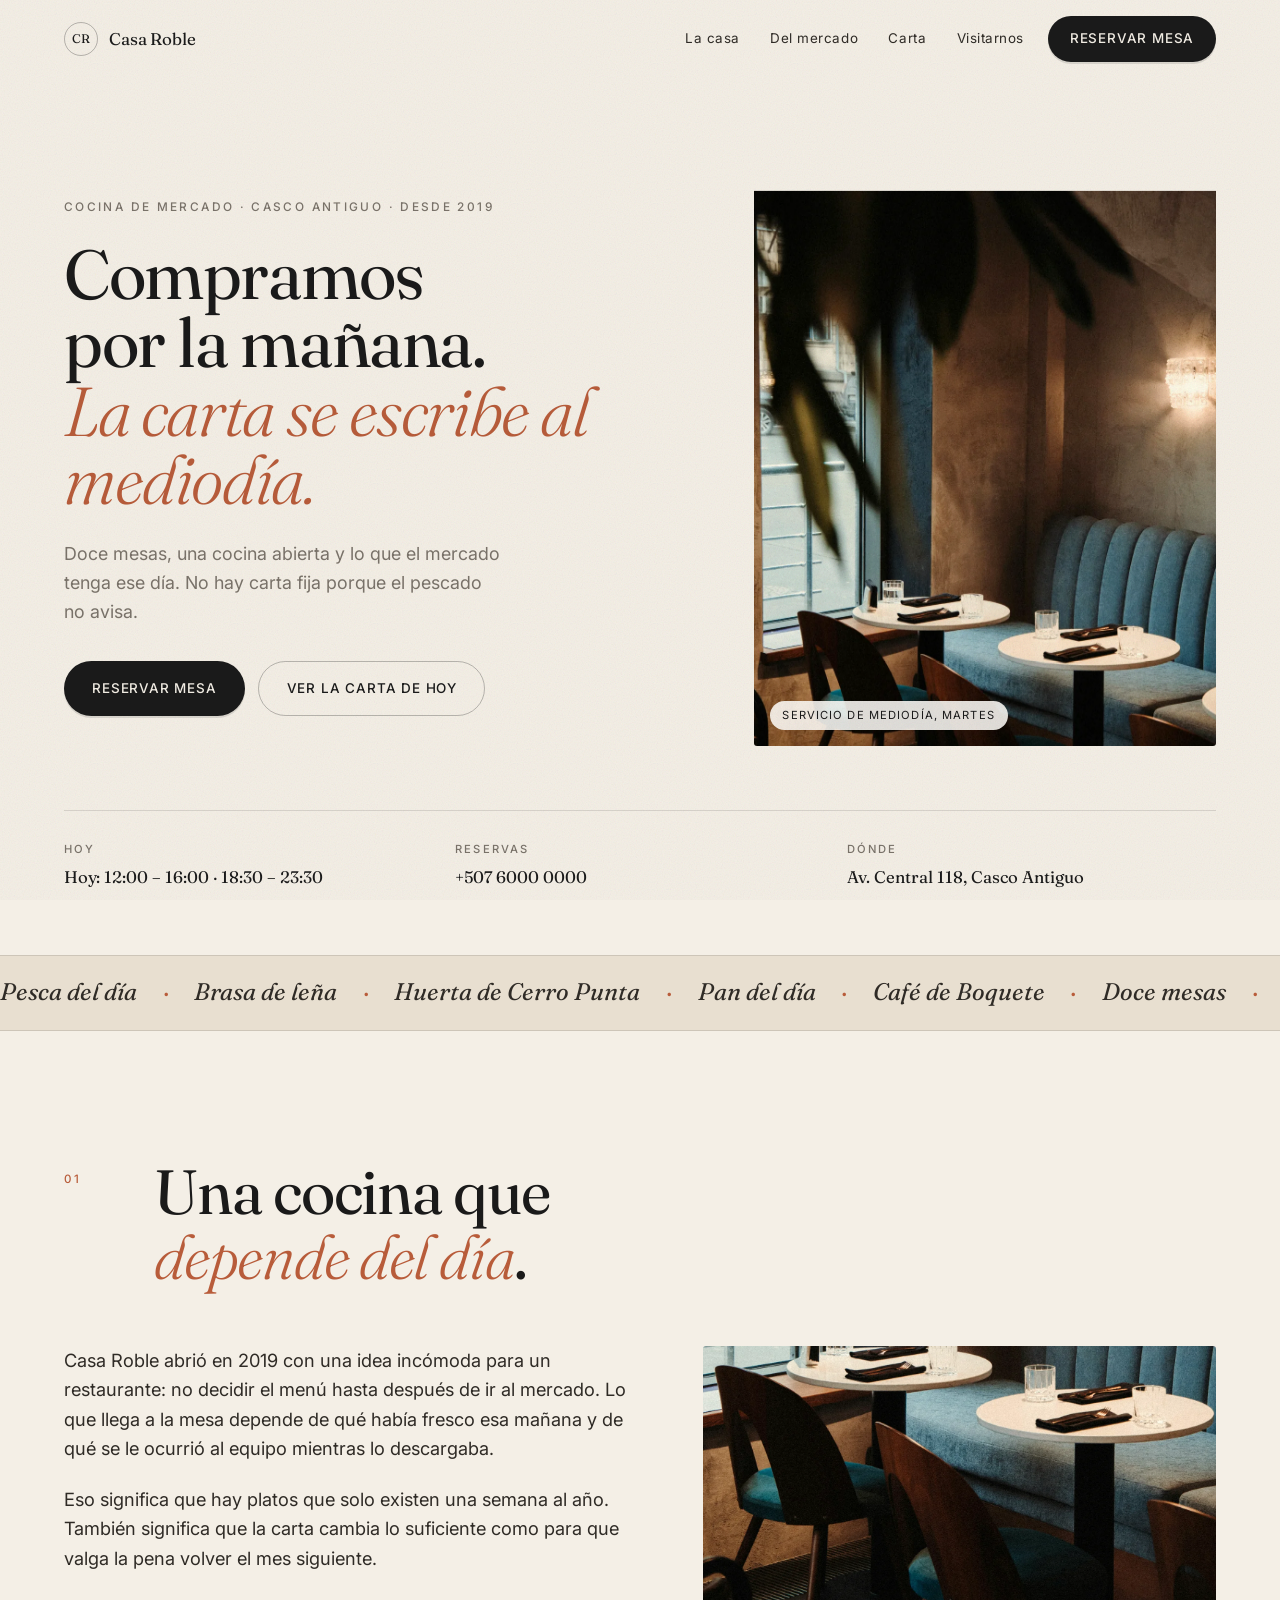
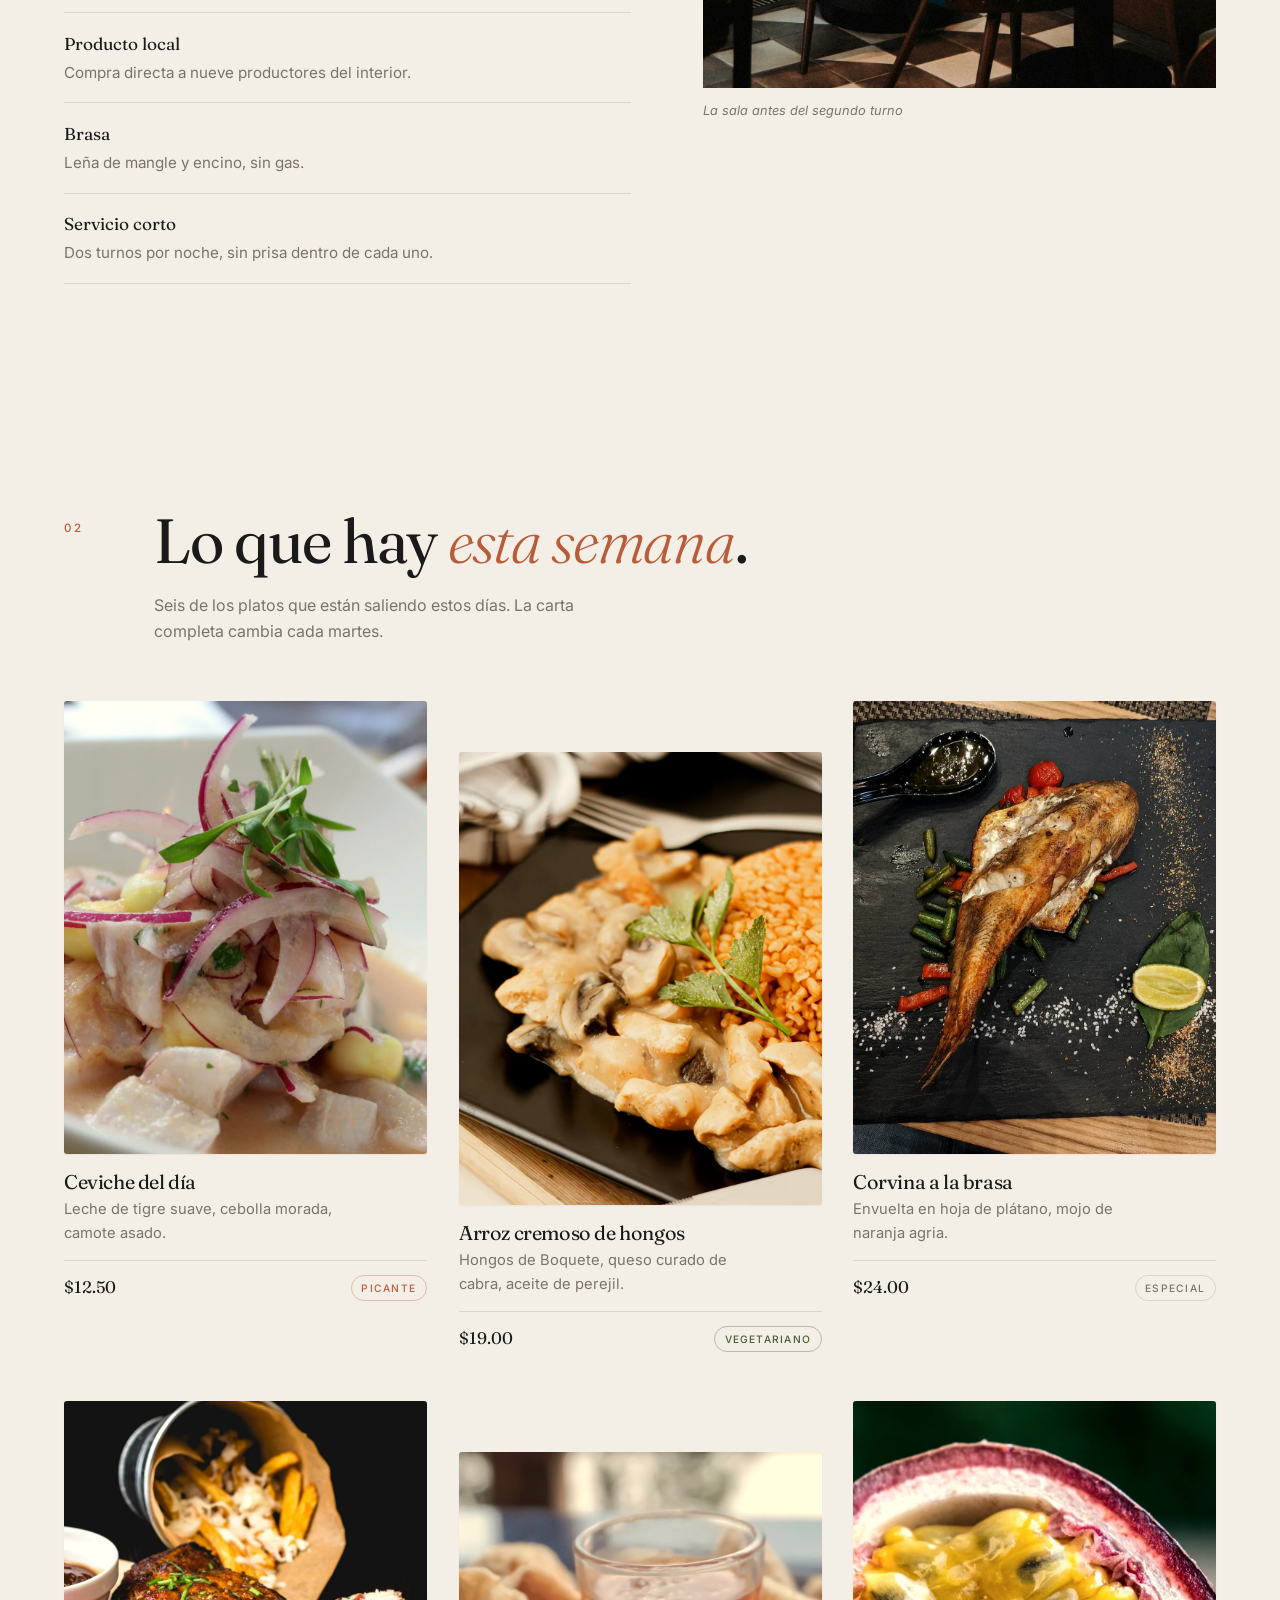
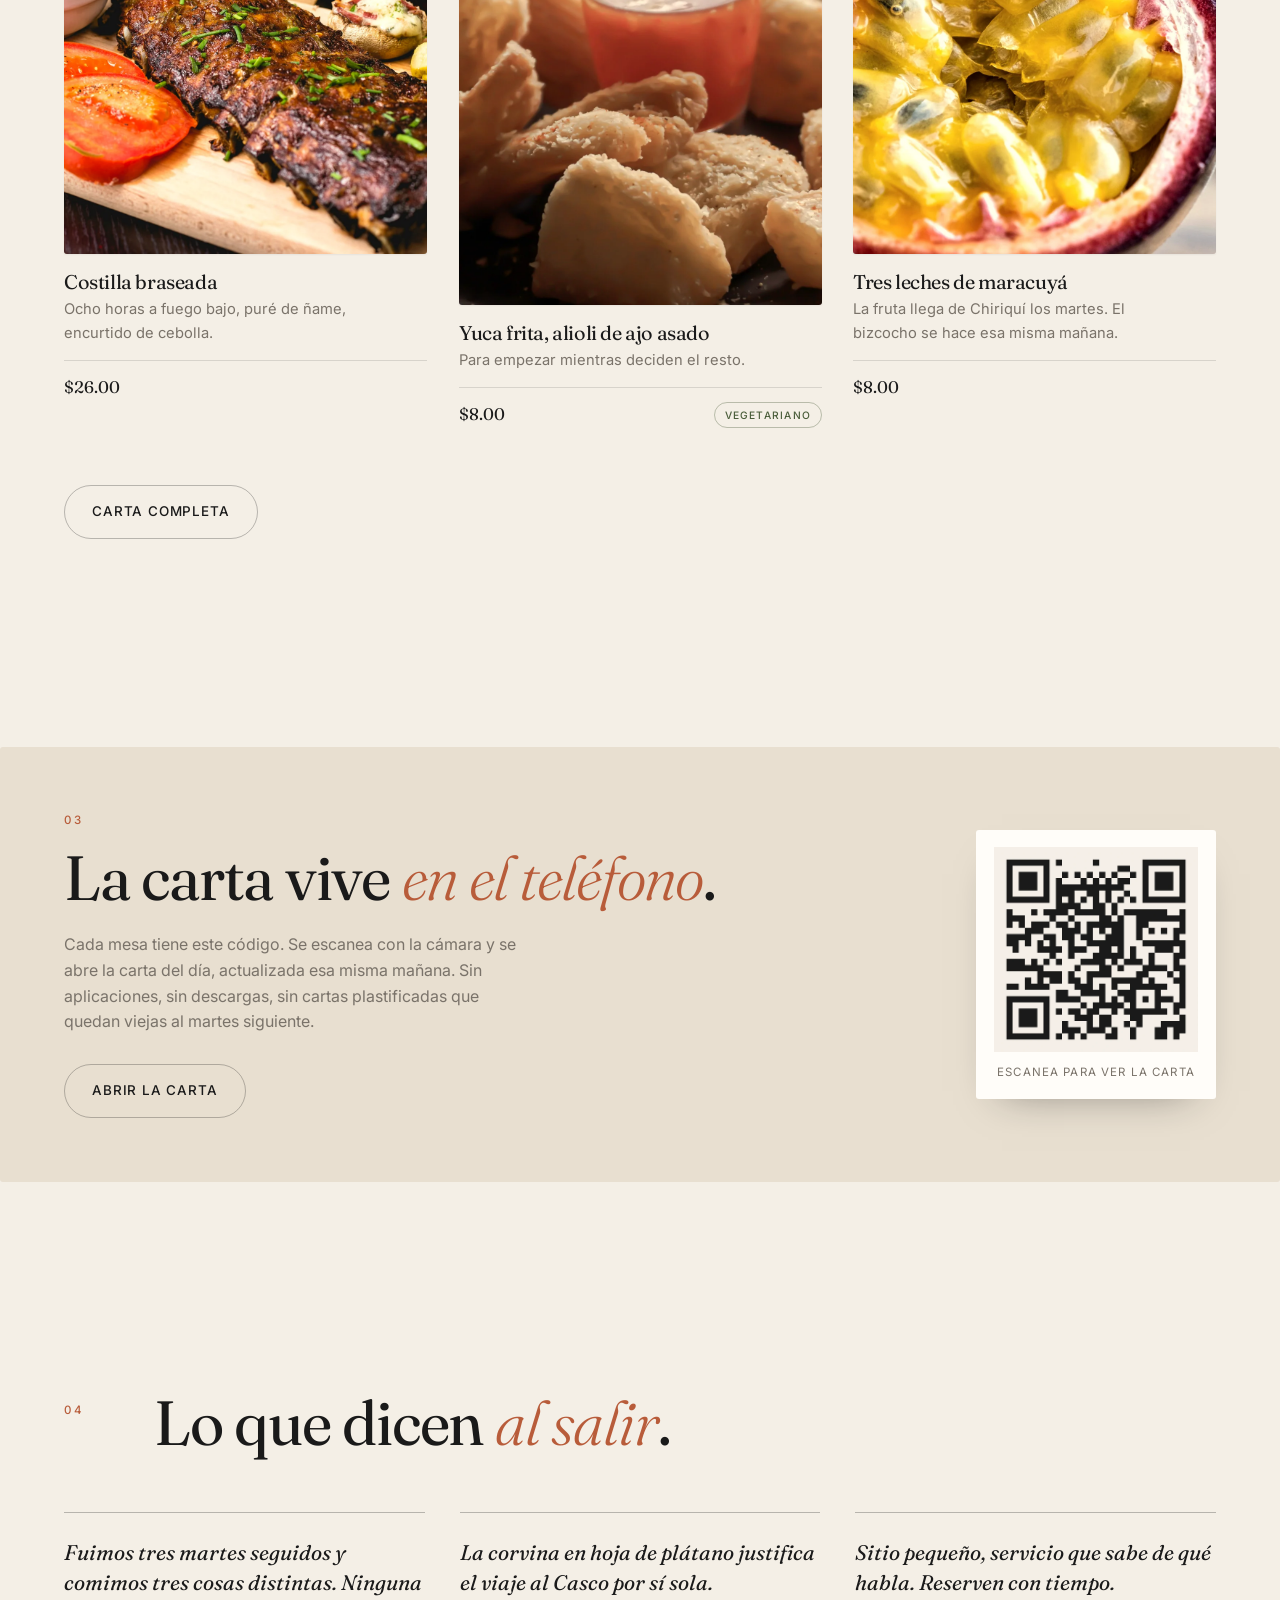
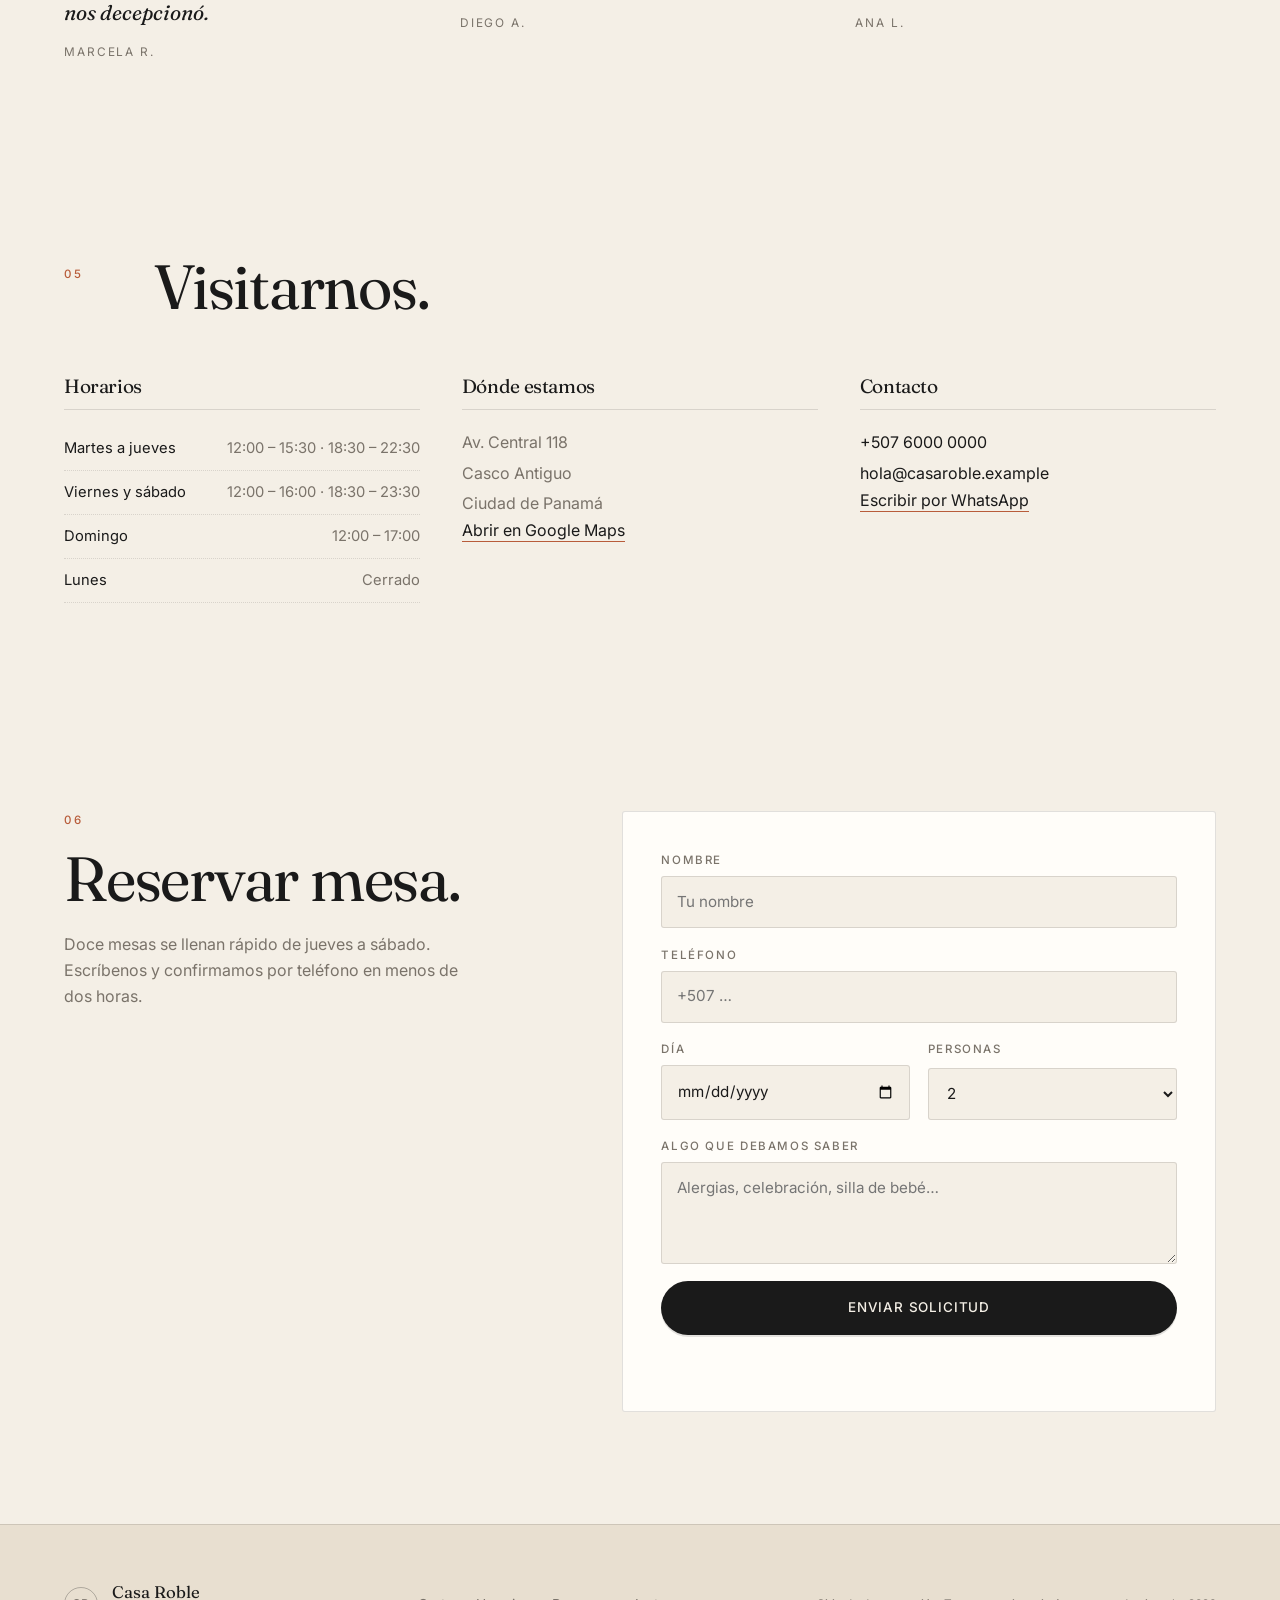
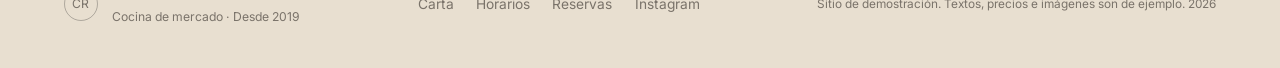
<file: index.html>
<!DOCTYPE html>
<html lang="es">
<head>
<meta charset="utf-8">
<meta name="viewport" content="width=device-width, initial-scale=1">
<title>Casa Roble · Cocina de mercado en el Casco Antiguo</title>
<meta name="description" content="Casa Roble es una cocina pequeña que compra cada mañana en el mercado y escribe la carta después. Reservas, carta del día y horarios.">
<meta name="theme-color" content="#f4efe6">

<meta property="og:type" content="website">
<meta property="og:title" content="Casa Roble · Cocina de mercado">
<meta property="og:description" content="Compramos por la mañana, escribimos la carta al mediodía.">
<meta property="og:image" content="assets/img/og-portada.webp">

<link rel="icon" href="assets/favicon.svg" type="image/svg+xml">
<link rel="preconnect" href="https://fonts.googleapis.com">
<link rel="preconnect" href="https://fonts.gstatic.com" crossorigin>
<link rel="stylesheet" href="https://fonts.googleapis.com/css2?family=Fraunces:ital,opsz,wght@0,9..144,300..700;1,9..144,300..700&family=Inter:wght@300;400;500;600&display=swap">
<link rel="preload" as="image" href="assets/img/hero-sala.webp" fetchpriority="high">
<link rel="stylesheet" href="styles.css?v=20260907">
</head>
<body>

<a class="skip-link" href="#contenido">Saltar al contenido</a>

<div class="splash" data-splash aria-hidden="true">
  <span class="splash-mark">Casa&nbsp;Roble</span>
</div>

<div class="cursor" data-cursor aria-hidden="true">
  <span class="cursor-dot"></span>
  <span class="cursor-ring"></span>
</div>

<header class="nav" data-nav>
  <div class="nav-inner">
    <a class="nav-logo" href="index.html">
      <span class="nav-logo-mark">CR</span>
      <span class="nav-logo-text">Casa Roble</span>
    </a>

    <nav class="nav-links" aria-label="Navegación principal">
      <a href="#manifiesto">La casa</a>
      <a href="#platos">Del mercado</a>
      <a href="carta.html">Carta</a>
      <a href="#visita">Visitarnos</a>
    </nav>

    <a class="btn btn-solid nav-cta" href="#reserva">Reservar mesa</a>

    <button class="nav-burger" type="button" data-burger aria-expanded="false" aria-controls="menu-movil">
      <span></span><span></span>
      <span class="sr-only">Abrir menú</span>
    </button>
  </div>
</header>

<div class="menu-movil" id="menu-movil" data-menu-movil hidden>
  <a href="#manifiesto">La casa</a>
  <a href="#platos">Del mercado</a>
  <a href="carta.html">Carta</a>
  <a href="#visita">Visitarnos</a>
  <a href="#reserva">Reservar mesa</a>
</div>

<main id="contenido">

  <!-- ===================== HERO ===================== -->
  <section class="hero">
    <div class="hero-grid">
      <div class="hero-texto">
        <p class="kicker">Cocina de mercado · Casco Antiguo · Desde 2019</p>
        <h1 class="hero-titulo" data-split="words">
          Compramos por la mañana.<br>
          <em>La carta se escribe al mediodía.</em>
        </h1>
        <p class="hero-sub reveal">
          Doce mesas, una cocina abierta y lo que el mercado tenga ese día.
          No hay carta fija porque el pescado no avisa.
        </p>
        <div class="hero-acciones reveal">
          <a class="btn btn-solid" href="#reserva">Reservar mesa</a>
          <a class="btn btn-linea" href="carta.html">Ver la carta de hoy</a>
        </div>
      </div>

      <figure class="hero-figura" data-parallax>
        <img src="assets/img/hero-sala.webp" width="1000" height="1250"
             alt="Sala de Casa Roble junto al ventanal, a la hora del almuerzo" fetchpriority="high" loading="eager">
        <figcaption>Servicio de mediodía, martes</figcaption>
      </figure>
    </div>

    <dl class="hero-meta reveal">
      <div><dt>Hoy</dt><dd data-hoy>Abierto de 12:00 a 22:30</dd></div>
      <div><dt>Reservas</dt><dd><a href="tel:+50760000000">+507 6000 0000</a></dd></div>
      <div><dt>Dónde</dt><dd>Av. Central 118, Casco Antiguo</dd></div>
    </dl>
  </section>

  <!-- ===================== MARQUESINA ===================== -->
  <div class="marquee" aria-hidden="true">
    <div class="marquee-track" data-marquee>
      <span>Pesca del día</span><span class="marquee-sep">·</span>
      <span>Brasa de leña</span><span class="marquee-sep">·</span>
      <span>Huerta de Cerro Punta</span><span class="marquee-sep">·</span>
      <span>Pan del día</span><span class="marquee-sep">·</span>
      <span>Café de Boquete</span><span class="marquee-sep">·</span>
      <span>Doce mesas</span><span class="marquee-sep">·</span>
    </div>
  </div>

  <!-- ===================== MANIFIESTO ===================== -->
  <section class="manifiesto" id="manifiesto">
    <div class="seccion-cabeza">
      <span class="num">01</span>
      <h2 class="seccion-titulo reveal">Una cocina que <em>depende del día</em>.</h2>
    </div>

    <div class="manifiesto-cuerpo">
      <div class="manifiesto-texto">
        <p class="reveal">
          Casa Roble abrió en 2019 con una idea incómoda para un restaurante:
          no decidir el menú hasta después de ir al mercado. Lo que llega a la mesa
          depende de qué había fresco esa mañana y de qué se le ocurrió al equipo
          mientras lo descargaba.
        </p>
        <p class="reveal">
          Eso significa que hay platos que solo existen una semana al año. También
          significa que la carta cambia lo suficiente como para que valga la pena
          volver el mes siguiente.
        </p>
        <ul class="manifiesto-lista reveal">
          <li><span>Producto local</span> Compra directa a nueve productores del interior.</li>
          <li><span>Brasa</span> Leña de mangle y encino, sin gas.</li>
          <li><span>Servicio corto</span> Dos turnos por noche, sin prisa dentro de cada uno.</li>
        </ul>
      </div>

      <figure class="manifiesto-figura reveal">
        <img src="assets/img/sala-tarde.webp" width="1400" height="933"
             alt="Mesas y suelo ajedrezado de la sala antes del segundo turno" loading="lazy" decoding="async">
        <figcaption>La sala antes del segundo turno</figcaption>
      </figure>
    </div>
  </section>

  <!-- ===================== PLATOS ===================== -->
  <section class="platos" id="platos">
    <div class="seccion-cabeza">
      <span class="num">02</span>
      <h2 class="seccion-titulo reveal">Lo que hay <em>esta semana</em>.</h2>
      <p class="seccion-nota reveal">
        Seis de los platos que están saliendo estos días.
        La carta completa cambia cada martes.
      </p>
    </div>

    <div class="platos-mosaico">

      <article class="plato" data-tilt>
        <div class="plato-foto">
          <img src="assets/img/plato-1.webp" width="1000" height="1250"
               alt="Ceviche del día" loading="lazy" decoding="async">
        </div>
        <div class="plato-info">
          <h3>Ceviche del día</h3>
          <p>Leche de tigre suave, cebolla morada, camote asado.</p>
          <div class="plato-pie">
            <span class="plato-precio">$12.50</span>
            <span class="etiqueta etiqueta-picante">Picante</span>
          </div>
        </div>
      </article>

      <article class="plato" data-tilt>
        <div class="plato-foto">
          <img src="assets/img/plato-2.webp" width="1000" height="1250"
               alt="Arroz cremoso de hongos" loading="lazy" decoding="async">
        </div>
        <div class="plato-info">
          <h3>Arroz cremoso de hongos</h3>
          <p>Hongos de Boquete, queso curado de cabra, aceite de perejil.</p>
          <div class="plato-pie">
            <span class="plato-precio">$19.00</span>
            <span class="etiqueta etiqueta-veg">Vegetariano</span>
          </div>
        </div>
      </article>

      <article class="plato" data-tilt>
        <div class="plato-foto">
          <img src="assets/img/plato-3.webp" width="1000" height="1250"
               alt="Corvina a la brasa" loading="lazy" decoding="async">
        </div>
        <div class="plato-info">
          <h3>Corvina a la brasa</h3>
          <p>Envuelta en hoja de plátano, mojo de naranja agria.</p>
          <div class="plato-pie">
            <span class="plato-precio">$24.00</span>
            <span class="etiqueta">Especial</span>
          </div>
        </div>
      </article>

      <article class="plato" data-tilt>
        <div class="plato-foto">
          <img src="assets/img/plato-4.webp" width="1000" height="1250"
               alt="Costilla braseada" loading="lazy" decoding="async">
        </div>
        <div class="plato-info">
          <h3>Costilla braseada</h3>
          <p>Ocho horas a fuego bajo, puré de ñame, encurtido de cebolla.</p>
          <div class="plato-pie">
            <span class="plato-precio">$26.00</span>
          </div>
        </div>
      </article>

      <article class="plato" data-tilt>
        <div class="plato-foto">
          <img src="assets/img/plato-5.webp" width="1000" height="1250"
               alt="Yuca frita con alioli" loading="lazy" decoding="async">
        </div>
        <div class="plato-info">
          <h3>Yuca frita, alioli de ajo asado</h3>
          <p>Para empezar mientras deciden el resto.</p>
          <div class="plato-pie">
            <span class="plato-precio">$8.00</span>
            <span class="etiqueta etiqueta-veg">Vegetariano</span>
          </div>
        </div>
      </article>

      <article class="plato" data-tilt>
        <div class="plato-foto">
          <img src="assets/img/plato-6.webp" width="1000" height="1250"
               alt="Maracuyá abierto, la fruta del tres leches de la casa" loading="lazy" decoding="async">
        </div>
        <div class="plato-info">
          <h3>Tres leches de maracuyá</h3>
          <p>La fruta llega de Chiriquí los martes. El bizcocho se hace esa misma mañana.</p>
          <div class="plato-pie">
            <span class="plato-precio">$8.00</span>
          </div>
        </div>
      </article>

    </div>

    <p class="platos-cierre reveal">
      <a class="btn btn-linea" href="carta.html">Carta completa</a>
    </p>
  </section>

  <!-- ===================== QR ===================== -->
  <section class="qr">
    <div class="qr-caja">
      <div class="qr-texto">
        <span class="num">03</span>
        <h2 class="seccion-titulo reveal">La carta vive <em>en el teléfono</em>.</h2>
        <p class="reveal">
          Cada mesa tiene este código. Se escanea con la cámara y se abre la carta
          del día, actualizada esa misma mañana. Sin aplicaciones, sin descargas,
          sin cartas plastificadas que quedan viejas al martes siguiente.
        </p>
        <a class="btn btn-linea reveal" href="carta.html">Abrir la carta</a>
      </div>
      <figure class="qr-figura reveal">
        <img src="assets/img/qr-carta.webp" width="900" height="900"
             alt="Código QR que abre la carta del día" loading="lazy" decoding="async">
        <figcaption>Escanea para ver la carta</figcaption>
      </figure>
    </div>
  </section>

  <!-- ===================== VOCES ===================== -->
  <section class="voces">
    <div class="seccion-cabeza">
      <span class="num">04</span>
      <h2 class="seccion-titulo reveal">Lo que dicen <em>al salir</em>.</h2>
    </div>
    <div class="voces-grid">
      <blockquote class="reveal">
        <p>Fuimos tres martes seguidos y comimos tres cosas distintas. Ninguna nos decepcionó.</p>
        <cite>Marcela R.</cite>
      </blockquote>
      <blockquote class="reveal">
        <p>La corvina en hoja de plátano justifica el viaje al Casco por sí sola.</p>
        <cite>Diego A.</cite>
      </blockquote>
      <blockquote class="reveal">
        <p>Sitio pequeño, servicio que sabe de qué habla. Reserven con tiempo.</p>
        <cite>Ana L.</cite>
      </blockquote>
    </div>
  </section>

  <!-- ===================== VISITA ===================== -->
  <section class="visita" id="visita">
    <div class="seccion-cabeza">
      <span class="num">05</span>
      <h2 class="seccion-titulo reveal">Visitarnos.</h2>
    </div>

    <div class="visita-grid">
      <div class="visita-bloque reveal">
        <h3>Horarios</h3>
        <dl class="horarios" data-horarios>
          <div><dt>Martes a jueves</dt><dd>12:00 – 15:30 · 18:30 – 22:30</dd></div>
          <div><dt>Viernes y sábado</dt><dd>12:00 – 16:00 · 18:30 – 23:30</dd></div>
          <div><dt>Domingo</dt><dd>12:00 – 17:00</dd></div>
          <div><dt>Lunes</dt><dd>Cerrado</dd></div>
        </dl>
      </div>

      <div class="visita-bloque reveal">
        <h3>Dónde estamos</h3>
        <p class="visita-dir">
          Av. Central 118<br>
          Casco Antiguo<br>
          Ciudad de Panamá
        </p>
        <p><a class="enlace-sub" href="#">Abrir en Google Maps</a></p>
      </div>

      <div class="visita-bloque reveal">
        <h3>Contacto</h3>
        <p class="visita-dir">
          <a href="tel:+50760000000">+507 6000 0000</a><br>
          <a href="mailto:hola@casaroble.example">hola@casaroble.example</a>
        </p>
        <p><a class="enlace-sub" href="#">Escribir por WhatsApp</a></p>
      </div>
    </div>
  </section>

  <!-- ===================== RESERVA ===================== -->
  <section class="reserva" id="reserva">
    <div class="reserva-caja">
      <div class="reserva-intro">
        <span class="num">06</span>
        <h2 class="seccion-titulo reveal">Reservar mesa.</h2>
        <p class="reveal">
          Doce mesas se llenan rápido de jueves a sábado. Escríbenos y confirmamos
          por teléfono en menos de dos horas.
        </p>
      </div>

      <form class="reserva-form" data-form novalidate>
        <div class="campo">
          <label for="r-nombre">Nombre</label>
          <input id="r-nombre" name="nombre" type="text" required autocomplete="name" placeholder="Tu nombre">
        </div>
        <div class="campo">
          <label for="r-tel">Teléfono</label>
          <input id="r-tel" name="telefono" type="tel" required autocomplete="tel" placeholder="+507 …">
        </div>
        <div class="campo campo-mitad">
          <label for="r-fecha">Día</label>
          <input id="r-fecha" name="fecha" type="date" required>
        </div>
        <div class="campo campo-mitad">
          <label for="r-personas">Personas</label>
          <select id="r-personas" name="personas">
            <option>2</option><option>3</option><option>4</option>
            <option>5</option><option>6</option><option>Más de 6</option>
          </select>
        </div>
        <div class="campo">
          <label for="r-nota">Algo que debamos saber</label>
          <textarea id="r-nota" name="nota" rows="3" placeholder="Alergias, celebración, silla de bebé…"></textarea>
        </div>
        <button class="btn btn-solid btn-ancho" type="submit">Enviar solicitud</button>
        <p class="form-aviso" data-form-aviso role="status"></p>
      </form>
    </div>
  </section>

</main>

<footer class="pie">
  <div class="pie-inner">
    <div class="pie-marca">
      <span class="nav-logo-mark">CR</span>
      <p>Casa Roble<br><span>Cocina de mercado · Desde 2019</span></p>
    </div>
    <nav class="pie-links" aria-label="Enlaces del pie">
      <a href="carta.html">Carta</a>
      <a href="#visita">Horarios</a>
      <a href="#reserva">Reservas</a>
      <a href="#">Instagram</a>
    </nav>
    <p class="pie-legal">
      Sitio de demostración. Textos, precios e imágenes son de ejemplo.
      <span data-anio>2026</span>
    </p>
  </div>
</footer>

<script defer src="lib/gsap.min.js"></script>
<script defer src="lib/ScrollTrigger.min.js"></script>
<script defer src="lib/manifest.js?v=20260907"></script>
<script defer src="main.js?v=20260907"></script>
</body>
</html>
</file>
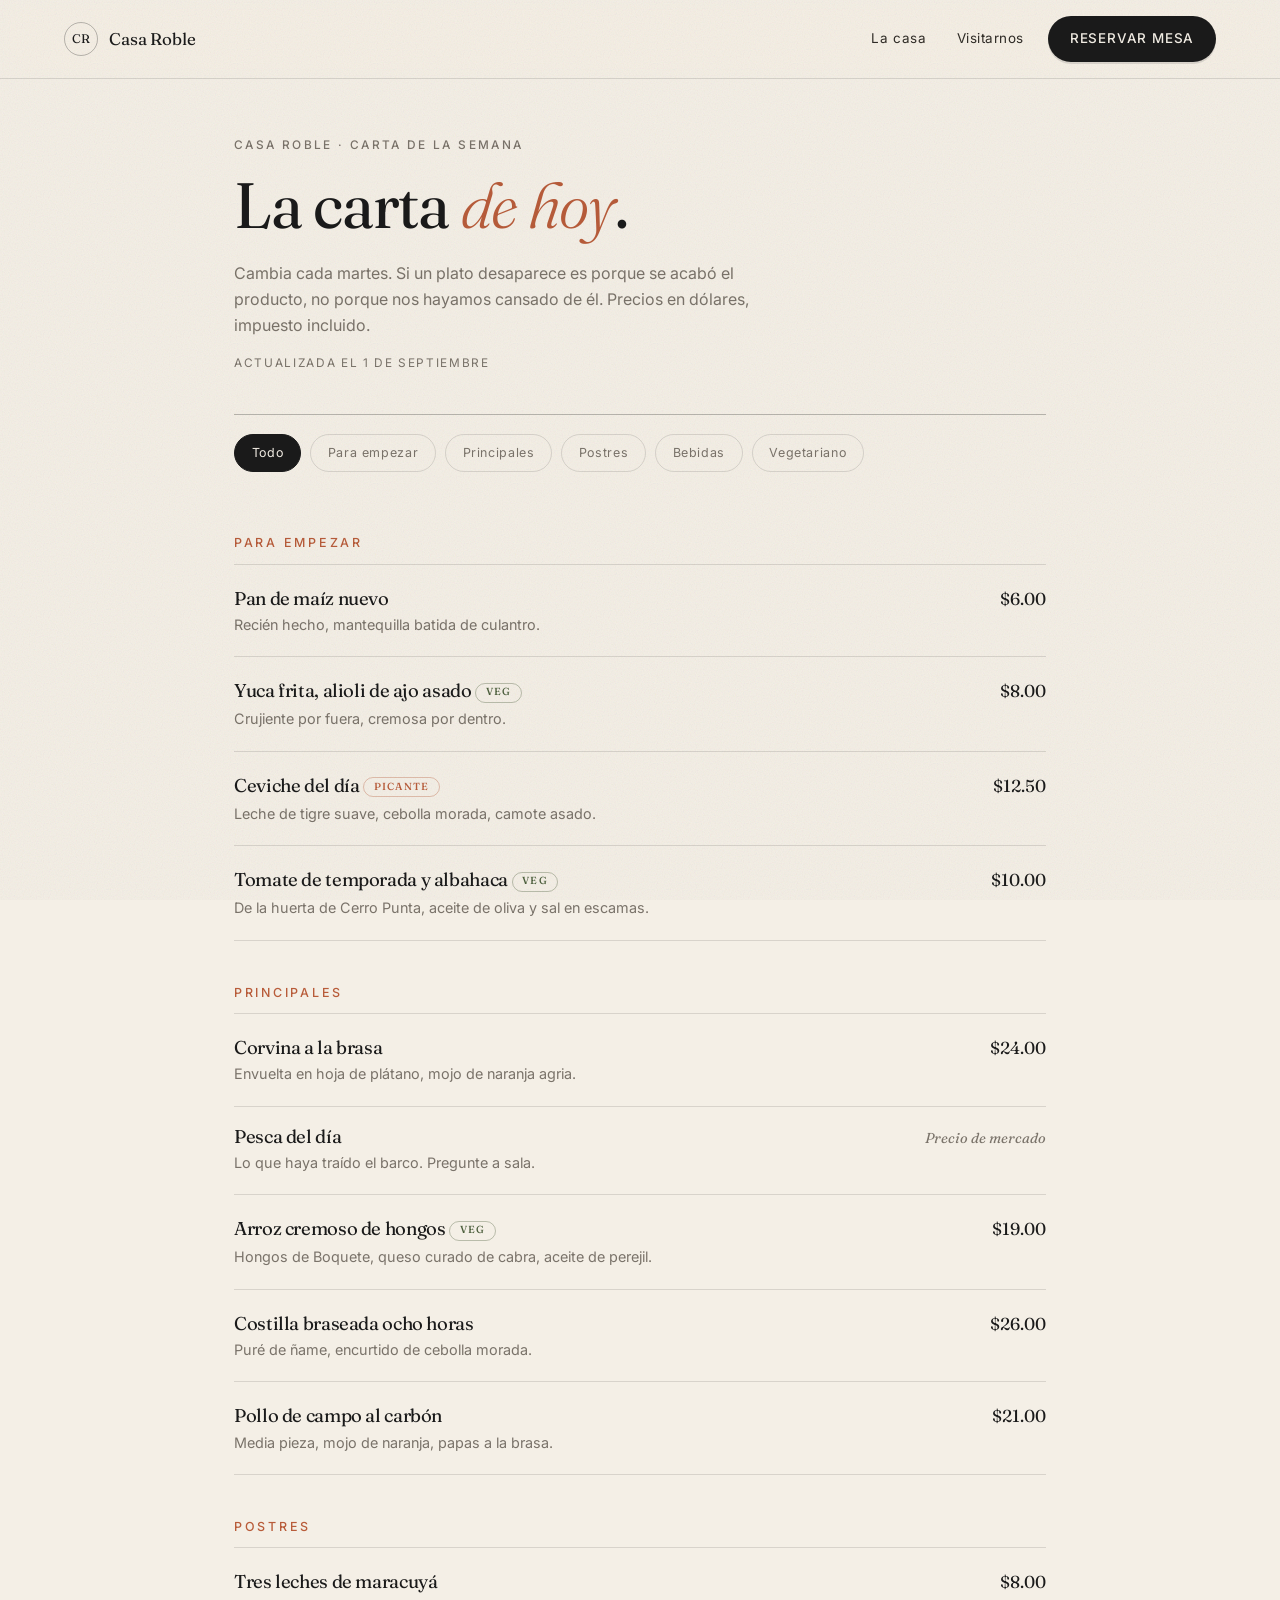
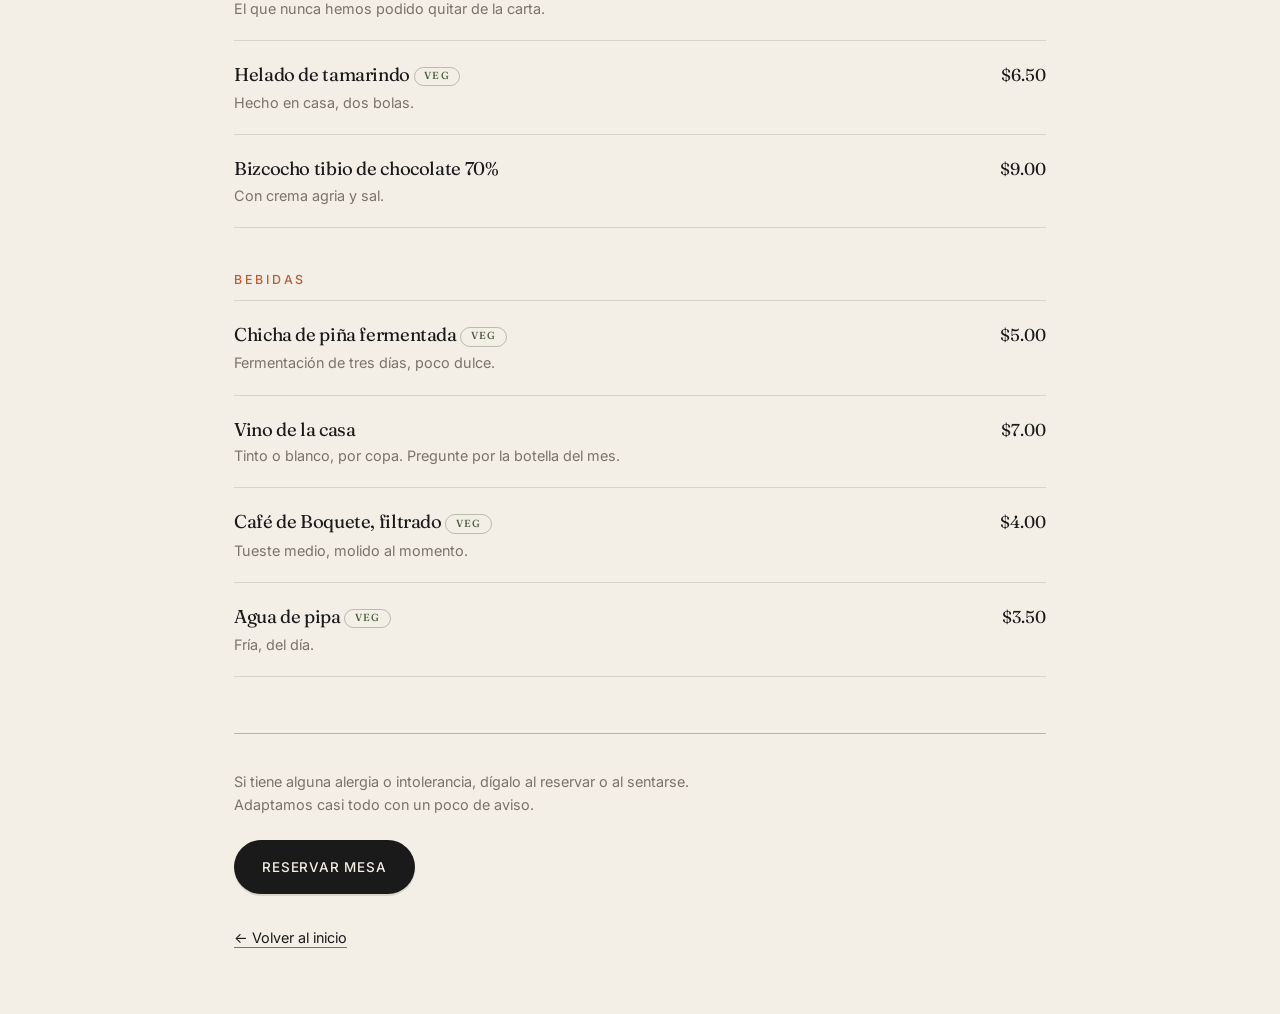
<file: carta.html>
<!DOCTYPE html>
<html lang="es">
<head>
<meta charset="utf-8">
<meta name="viewport" content="width=device-width, initial-scale=1">
<title>Carta del día · Casa Roble</title>
<meta name="description" content="La carta de Casa Roble cambia cada martes según lo que haya en el mercado. Consulta los platos de esta semana.">
<meta name="theme-color" content="#f4efe6">

<link rel="icon" href="assets/favicon.svg" type="image/svg+xml">
<link rel="preconnect" href="https://fonts.googleapis.com">
<link rel="preconnect" href="https://fonts.gstatic.com" crossorigin>
<link rel="stylesheet" href="https://fonts.googleapis.com/css2?family=Fraunces:ital,opsz,wght@0,9..144,300..700;1,9..144,300..700&family=Inter:wght@300;400;500;600&display=swap">
<link rel="stylesheet" href="styles.css?v=20260903">
</head>
<body class="pagina-carta">

<a class="skip-link" href="#contenido">Saltar al contenido</a>

<div class="cursor" data-cursor aria-hidden="true">
  <span class="cursor-dot"></span>
  <span class="cursor-ring"></span>
</div>

<header class="nav is-solida" data-nav>
  <div class="nav-inner">
    <a class="nav-logo" href="index.html">
      <span class="nav-logo-mark">CR</span>
      <span class="nav-logo-text">Casa Roble</span>
    </a>
    <nav class="nav-links" aria-label="Navegación principal">
      <a href="index.html#manifiesto">La casa</a>
      <a href="index.html#visita">Visitarnos</a>
    </nav>
    <a class="btn btn-solid nav-cta" href="index.html#reserva">Reservar mesa</a>
  </div>
</header>

<main id="contenido" class="carta">

  <header class="carta-cabeza">
    <p class="kicker">Casa Roble · Carta de la semana</p>
    <h1 class="carta-titulo" data-split="words">La carta <em>de hoy</em>.</h1>
    <p class="carta-nota reveal">
      Cambia cada martes. Si un plato desaparece es porque se acabó el producto,
      no porque nos hayamos cansado de él. Precios en dólares, impuesto incluido.
    </p>
    <p class="carta-fecha reveal">Actualizada el <time datetime="2026-09-01">1 de septiembre</time></p>
  </header>

  <div class="filtros" data-filtros>
    <button class="chip is-activo" type="button" data-filtro="todo">Todo</button>
    <button class="chip" type="button" data-filtro="empezar">Para empezar</button>
    <button class="chip" type="button" data-filtro="principal">Principales</button>
    <button class="chip" type="button" data-filtro="postre">Postres</button>
    <button class="chip" type="button" data-filtro="bebida">Bebidas</button>
    <button class="chip chip-alt" type="button" data-filtro="vegetariano">Vegetariano</button>
  </div>

  <section class="carta-bloque" data-categoria="empezar">
    <h2 class="carta-cat">Para empezar</h2>
    <ul class="carta-lista">
      <li class="carta-item" data-cat="empezar">
        <div class="carta-item-txt">
          <h3>Pan de maíz nuevo</h3>
          <p>Recién hecho, mantequilla batida de culantro.</p>
        </div>
        <span class="carta-precio">$6.00</span>
      </li>
      <li class="carta-item" data-cat="empezar" data-tags="vegetariano">
        <div class="carta-item-txt">
          <h3>Yuca frita, alioli de ajo asado <span class="etiqueta etiqueta-veg">Veg</span></h3>
          <p>Crujiente por fuera, cremosa por dentro.</p>
        </div>
        <span class="carta-precio">$8.00</span>
      </li>
      <li class="carta-item" data-cat="empezar">
        <div class="carta-item-txt">
          <h3>Ceviche del día <span class="etiqueta etiqueta-picante">Picante</span></h3>
          <p>Leche de tigre suave, cebolla morada, camote asado.</p>
        </div>
        <span class="carta-precio">$12.50</span>
      </li>
      <li class="carta-item" data-cat="empezar" data-tags="vegetariano">
        <div class="carta-item-txt">
          <h3>Tomate de temporada y albahaca <span class="etiqueta etiqueta-veg">Veg</span></h3>
          <p>De la huerta de Cerro Punta, aceite de oliva y sal en escamas.</p>
        </div>
        <span class="carta-precio">$10.00</span>
      </li>
    </ul>
  </section>

  <section class="carta-bloque" data-categoria="principal">
    <h2 class="carta-cat">Principales</h2>
    <ul class="carta-lista">
      <li class="carta-item" data-cat="principal">
        <div class="carta-item-txt">
          <h3>Corvina a la brasa</h3>
          <p>Envuelta en hoja de plátano, mojo de naranja agria.</p>
        </div>
        <span class="carta-precio">$24.00</span>
      </li>
      <li class="carta-item" data-cat="principal">
        <div class="carta-item-txt">
          <h3>Pesca del día</h3>
          <p>Lo que haya traído el barco. Pregunte a sala.</p>
        </div>
        <span class="carta-precio carta-precio-var">Precio de mercado</span>
      </li>
      <li class="carta-item" data-cat="principal" data-tags="vegetariano">
        <div class="carta-item-txt">
          <h3>Arroz cremoso de hongos <span class="etiqueta etiqueta-veg">Veg</span></h3>
          <p>Hongos de Boquete, queso curado de cabra, aceite de perejil.</p>
        </div>
        <span class="carta-precio">$19.00</span>
      </li>
      <li class="carta-item" data-cat="principal">
        <div class="carta-item-txt">
          <h3>Costilla braseada ocho horas</h3>
          <p>Puré de ñame, encurtido de cebolla morada.</p>
        </div>
        <span class="carta-precio">$26.00</span>
      </li>
      <li class="carta-item" data-cat="principal">
        <div class="carta-item-txt">
          <h3>Pollo de campo al carbón</h3>
          <p>Media pieza, mojo de naranja, papas a la brasa.</p>
        </div>
        <span class="carta-precio">$21.00</span>
      </li>
    </ul>
  </section>

  <section class="carta-bloque" data-categoria="postre">
    <h2 class="carta-cat">Postres</h2>
    <ul class="carta-lista">
      <li class="carta-item" data-cat="postre">
        <div class="carta-item-txt">
          <h3>Tres leches de maracuyá</h3>
          <p>El que nunca hemos podido quitar de la carta.</p>
        </div>
        <span class="carta-precio">$8.00</span>
      </li>
      <li class="carta-item" data-cat="postre" data-tags="vegetariano">
        <div class="carta-item-txt">
          <h3>Helado de tamarindo <span class="etiqueta etiqueta-veg">Veg</span></h3>
          <p>Hecho en casa, dos bolas.</p>
        </div>
        <span class="carta-precio">$6.50</span>
      </li>
      <li class="carta-item" data-cat="postre">
        <div class="carta-item-txt">
          <h3>Bizcocho tibio de chocolate 70%</h3>
          <p>Con crema agria y sal.</p>
        </div>
        <span class="carta-precio">$9.00</span>
      </li>
    </ul>
  </section>

  <section class="carta-bloque" data-categoria="bebida">
    <h2 class="carta-cat">Bebidas</h2>
    <ul class="carta-lista">
      <li class="carta-item" data-cat="bebida" data-tags="vegetariano">
        <div class="carta-item-txt">
          <h3>Chicha de piña fermentada <span class="etiqueta etiqueta-veg">Veg</span></h3>
          <p>Fermentación de tres días, poco dulce.</p>
        </div>
        <span class="carta-precio">$5.00</span>
      </li>
      <li class="carta-item" data-cat="bebida">
        <div class="carta-item-txt">
          <h3>Vino de la casa</h3>
          <p>Tinto o blanco, por copa. Pregunte por la botella del mes.</p>
        </div>
        <span class="carta-precio">$7.00</span>
      </li>
      <li class="carta-item" data-cat="bebida" data-tags="vegetariano">
        <div class="carta-item-txt">
          <h3>Café de Boquete, filtrado <span class="etiqueta etiqueta-veg">Veg</span></h3>
          <p>Tueste medio, molido al momento.</p>
        </div>
        <span class="carta-precio">$4.00</span>
      </li>
      <li class="carta-item" data-cat="bebida" data-tags="vegetariano">
        <div class="carta-item-txt">
          <h3>Agua de pipa <span class="etiqueta etiqueta-veg">Veg</span></h3>
          <p>Fría, del día.</p>
        </div>
        <span class="carta-precio">$3.50</span>
      </li>
    </ul>
  </section>

  <p class="carta-vacio" data-vacio hidden>No hay platos en esta selección.</p>

  <footer class="carta-pie">
    <p>
      Si tiene alguna alergia o intolerancia, dígalo al reservar o al sentarse.
      Adaptamos casi todo con un poco de aviso.
    </p>
    <a class="btn btn-solid" href="index.html#reserva">Reservar mesa</a>
    <p class="carta-volver"><a class="enlace-sub" href="index.html">← Volver al inicio</a></p>
  </footer>

</main>

<script defer src="lib/gsap.min.js"></script>
<script defer src="lib/ScrollTrigger.min.js"></script>
<script defer src="lib/manifest.js?v=20260903"></script>
<script defer src="main.js?v=20260903"></script>
</body>
</html>
</file>
<file: styles.css>
/* =============================================================
   Casa Roble — hoja de estilos única
   1 Tokens · 2 Reset · 3 Utilidades · 4 Tipografía · 5 Componentes
   6 Secciones · 7 Efectos · 8 Responsive · 9 Reduced motion · 10 Print
   ============================================================= */

/* =============================================================
   1. TOKENS
   ============================================================= */
:root {
  /* Paleta — cambia estos seis valores y el sitio entero cambia de marca */
  --bg:        #f4efe6;
  --bg-2:      #e8dfd0;
  --paper:     #fffdf9;
  --ink:       #1a1a1a;
  --ink-soft:  #2f2b26;
  --ink-mute:  #7a736a;
  --accent:    #b85c3a;
  --accent-2:  #4a5d3a;
  --line:      rgba(26, 26, 26, .13);
  --line-duro: rgba(26, 26, 26, .28);

  /* Tipografía */
  --serif: "Fraunces", "Iowan Old Style", Georgia, serif;
  --sans:  "Inter", -apple-system, BlinkMacSystemFont, "Segoe UI", sans-serif;

  /* Ritmo */
  --gutter: clamp(1.25rem, 5vw, 4.5rem);
  --ancho:  1320px;
  --ancho-texto: 66ch;
  --radio: 3px;

  /* Easings */
  --ease-out:  cubic-bezier(.16, 1, .3, 1);
  --ease-in:   cubic-bezier(.7, 0, .84, 0);
  --ease-soft: cubic-bezier(.25, .46, .45, .94);
}

/* =============================================================
   2. RESET & BASE
   ============================================================= */
*, *::before, *::after { box-sizing: border-box; margin: 0; }

html {
  -webkit-text-size-adjust: 100%;
  tab-size: 2;
  overflow-x: clip;
  scroll-behavior: smooth;
}

body {
  font-family: var(--sans);
  font-size: 16px;
  font-weight: 400;
  line-height: 1.62;
  color: var(--ink-soft);
  background: var(--bg);
  -webkit-font-smoothing: antialiased;
  text-rendering: optimizeLegibility;
  overflow-x: clip;
  overscroll-behavior-y: none;
}

img, svg, video { display: block; max-width: 100%; }
img { height: auto; }
button { font: inherit; color: inherit; cursor: pointer; border: 0; background: none; }
a { color: inherit; text-decoration: none; }
p { text-wrap: pretty; }
ul { list-style: none; padding: 0; }

h1, h2, h3, h4 {
  font-family: var(--serif);
  font-weight: 400;
  color: var(--ink);
  line-height: 1.05;
  letter-spacing: -.02em;
  text-wrap: balance;
}

::selection { background: var(--accent); color: var(--bg); }

:focus-visible {
  outline: 2px solid var(--accent);
  outline-offset: 3px;
  border-radius: var(--radio);
}

/* =============================================================
   3. UTILIDADES
   ============================================================= */
.sr-only {
  position: absolute; width: 1px; height: 1px;
  padding: 0; margin: -1px; overflow: hidden;
  clip: rect(0 0 0 0); white-space: nowrap; border: 0;
}

.skip-link {
  position: fixed; top: -100px; left: 1rem; z-index: 9999;
  padding: .65rem 1.1rem; background: var(--ink); color: var(--bg);
  border-radius: var(--radio); font-weight: 500;
}
.skip-link:focus { top: 1rem; }

.num {
  display: block;
  font-family: var(--sans);
  font-size: .72rem;
  font-weight: 500;
  letter-spacing: .22em;
  text-transform: uppercase;
  color: var(--accent);
  margin-bottom: 1rem;
}

.kicker {
  font-size: .74rem;
  font-weight: 500;
  letter-spacing: .2em;
  text-transform: uppercase;
  color: var(--ink-mute);
}

.enlace-sub {
  position: relative;
  color: var(--ink);
  padding-bottom: 2px;
  background-image: linear-gradient(var(--accent), var(--accent));
  background-size: 100% 1px;
  background-position: 0 100%;
  background-repeat: no-repeat;
  transition: background-size .45s var(--ease-out), color .3s var(--ease-out);
}
.enlace-sub:hover { color: var(--accent); background-size: 0% 1px; }

/* =============================================================
   4. TIPOGRAFÍA DE SECCIÓN
   ============================================================= */
.seccion-cabeza {
  max-width: var(--ancho);
  margin: 0 auto 3.5rem;
  padding-inline: var(--gutter);
}

.seccion-titulo {
  font-size: clamp(2rem, 5.2vw, 3.9rem);
  font-optical-sizing: auto;
  max-width: 20ch;
}
.seccion-titulo em {
  font-style: italic;
  font-weight: 300;
  color: var(--accent);
}

.seccion-nota {
  margin-top: 1.25rem;
  max-width: 46ch;
  color: var(--ink-mute);
}

/* =============================================================
   5. COMPONENTES
   ============================================================= */

/* --- Botones --- */
.btn {
  display: inline-flex;
  align-items: center;
  justify-content: center;
  gap: .5rem;
  padding: .95rem 1.7rem;
  font-family: var(--sans);
  font-size: .84rem;
  font-weight: 500;
  letter-spacing: .06em;
  text-transform: uppercase;
  border-radius: 999px;
  border: 1px solid transparent;
  transition: transform .4s var(--ease-out), box-shadow .4s var(--ease-out),
              background-color .35s var(--ease-out), color .35s var(--ease-out),
              border-color .35s var(--ease-out);
}

.btn-solid {
  background: var(--ink);
  color: var(--bg);
  box-shadow: 0 2px 0 rgba(26, 26, 26, .12);
}
.btn-solid:hover {
  background: var(--accent);
  transform: translateY(-3px);
  box-shadow: 0 14px 28px -12px rgba(184, 92, 58, .6);
}

.btn-linea {
  border-color: var(--line-duro);
  color: var(--ink);
}
.btn-linea:hover {
  border-color: var(--accent);
  color: var(--accent);
  transform: translateY(-3px);
}

.btn-ancho { width: 100%; }

/* --- Etiquetas --- */
.etiqueta {
  display: inline-block;
  padding: .22rem .6rem;
  font-size: .64rem;
  font-weight: 500;
  letter-spacing: .12em;
  text-transform: uppercase;
  color: var(--ink-mute);
  border: 1px solid var(--line);
  border-radius: 999px;
  vertical-align: middle;
}
.etiqueta-veg { color: var(--accent-2); border-color: rgba(74, 93, 58, .35); }
.etiqueta-picante { color: var(--accent); border-color: rgba(184, 92, 58, .35); }

/* --- Navegación --- */
.nav {
  position: fixed;
  inset: 0 0 auto 0;
  z-index: 900;
  transition: background-color .5s var(--ease-out), box-shadow .5s var(--ease-out),
              backdrop-filter .5s var(--ease-out);
}
.nav.is-solida {
  background: rgba(244, 239, 230, .88);
  box-shadow: 0 1px 0 var(--line);
}
@supports (backdrop-filter: blur(12px)) {
  .nav.is-solida { background: rgba(244, 239, 230, .72); backdrop-filter: blur(14px) saturate(150%); }
}

.nav-inner {
  max-width: var(--ancho);
  margin: 0 auto;
  padding: 1rem var(--gutter);
  display: flex;
  align-items: center;
  gap: 1.5rem;
}

.nav-logo { display: flex; align-items: center; gap: .7rem; margin-right: auto; }
.nav-logo-mark {
  display: grid;
  place-items: center;
  width: 34px; height: 34px;
  border: 1px solid var(--line-duro);
  border-radius: 50%;
  font-family: var(--serif);
  font-size: .78rem;
  letter-spacing: .04em;
  color: var(--ink);
  flex: 0 0 auto;
}
.nav-logo-text {
  font-family: var(--serif);
  font-size: 1.06rem;
  letter-spacing: -.01em;
  color: var(--ink);
}

.nav-links { display: none; gap: 1.9rem; }
.nav-links a {
  position: relative;
  font-size: .84rem;
  letter-spacing: .04em;
  color: var(--ink-soft);
  padding-block: .3rem;
}
.nav-links a::after {
  content: "";
  position: absolute;
  left: 0; bottom: 0;
  width: 100%; height: 1px;
  background: var(--accent);
  transform: scaleX(0);
  transform-origin: right;
  transition: transform .45s var(--ease-out);
}
.nav-links a:hover::after { transform: scaleX(1); transform-origin: left; }

.nav-cta { display: none; padding: .7rem 1.3rem; }

.nav-burger {
  display: grid;
  gap: 5px;
  padding: .5rem;
  margin-right: -.5rem;
}
.nav-burger span {
  display: block;
  width: 22px; height: 1.5px;
  background: var(--ink);
  transition: transform .4s var(--ease-out), opacity .3s var(--ease-out);
}
.nav-burger[aria-expanded="true"] span:first-child { transform: translateY(3.25px) rotate(45deg); }
.nav-burger[aria-expanded="true"] span:nth-child(2) { transform: translateY(-3.25px) rotate(-45deg); }

.menu-movil {
  position: fixed;
  inset: 0;
  z-index: 890;
  display: grid;
  align-content: center;
  justify-items: center;
  gap: 1.6rem;
  background: var(--bg);
  font-family: var(--serif);
  font-size: clamp(1.6rem, 8vw, 2.4rem);
  color: var(--ink);
  opacity: 0;
  transition: opacity .45s var(--ease-out);
}
.menu-movil[hidden] { display: none; }
.menu-movil.is-abierto { opacity: 1; }
.menu-movil a { transition: color .3s var(--ease-out); }
.menu-movil a:hover { color: var(--accent); }

/* --- Cursor personalizado --- */
.cursor {
  position: fixed;
  inset: 0;
  z-index: 9998;
  pointer-events: none;
  opacity: 0;                       /* oculto hasta el primer mousemove */
  transition: opacity .3s var(--ease-out);
}
.cursor.is-ready { opacity: 1; }
.cursor-dot, .cursor-ring {
  position: absolute;
  top: 0; left: 0;
  border-radius: 50%;
  will-change: transform;
}
.cursor-dot {
  width: 6px; height: 6px;
  margin: -3px 0 0 -3px;
  background: var(--accent);
}
.cursor-ring {
  width: 34px; height: 34px;
  margin: -17px 0 0 -17px;
  border: 1px solid var(--line-duro);
  transition: width .35s var(--ease-out), height .35s var(--ease-out),
              margin .35s var(--ease-out), border-color .35s var(--ease-out);
}
.cursor.is-hover .cursor-ring {
  width: 58px; height: 58px;
  margin: -29px 0 0 -29px;
  border-color: var(--accent);
}

/* --- Splash --- */
.splash {
  position: fixed;
  inset: 0;
  z-index: 9990;
  display: grid;
  place-items: center;
  background: var(--bg);
  /* Red de seguridad en CSS: se va sola a los 4.5s aunque el JS falle */
  animation: splashSafety .01s 4.5s forwards;
}
.splash-mark {
  font-family: var(--serif);
  font-style: italic;
  font-size: clamp(1.5rem, 6vw, 2.4rem);
  color: var(--ink);
  animation: splashLatido 1.6s var(--ease-soft) infinite alternate;
}
.splash.is-out {
  opacity: 0;
  pointer-events: none;
  transition: opacity .7s var(--ease-out);
}
@keyframes splashSafety { to { opacity: 0; pointer-events: none; visibility: hidden; } }
@keyframes splashLatido { from { opacity: .45; } to { opacity: 1; } }

/* =============================================================
   6. SECCIONES
   ============================================================= */

/* --- Hero --- */
.hero {
  max-width: var(--ancho);
  margin: 0 auto;
  padding: 8.5rem var(--gutter) 4rem;
}

.hero-grid {
  display: grid;
  gap: 2.5rem;
}

.hero-titulo {
  margin-top: 1.4rem;
  font-size: clamp(2.3rem, 7.2vw, 5rem);
  font-optical-sizing: auto;
  line-height: .99;
  max-width: 15ch;
}
.hero-titulo em {
  font-style: italic;
  font-weight: 300;
  color: var(--accent);
}

.hero-sub {
  margin-top: 1.6rem;
  max-width: 42ch;
  font-size: clamp(1rem, 1.6vw, 1.12rem);
  color: var(--ink-mute);
}

.hero-acciones {
  display: flex;
  flex-wrap: wrap;
  gap: .85rem;
  margin-top: 2.2rem;
}

.hero-figura {
  position: relative;
  overflow: hidden;
  border-radius: var(--radio);
}
.hero-figura img {
  width: 100%;
  aspect-ratio: 4 / 5;
  object-fit: cover;
  filter: saturate(1.06);
  will-change: transform;
}
.hero-figura figcaption {
  position: absolute;
  left: 1rem; bottom: 1rem;
  padding: .35rem .8rem;
  font-size: .7rem;
  letter-spacing: .1em;
  text-transform: uppercase;
  color: var(--ink);
  background: rgba(255, 253, 249, .88);
  border-radius: 999px;
}

.hero-meta {
  display: grid;
  gap: 1.4rem;
  margin-top: 4rem;
  padding-top: 1.8rem;
  border-top: 1px solid var(--line);
}
.hero-meta dt {
  font-size: .7rem;
  font-weight: 500;
  letter-spacing: .18em;
  text-transform: uppercase;
  color: var(--ink-mute);
  margin-bottom: .35rem;
}
.hero-meta dd {
  font-family: var(--serif);
  font-size: 1.05rem;
  color: var(--ink);
}

/* --- Marquesina --- */
.marquee {
  overflow: hidden;
  padding-block: 1.1rem;
  border-block: 1px solid var(--line);
  background: var(--bg-2);
  user-select: none;
}
.marquee-track {
  display: flex;
  align-items: center;
  gap: 1.6rem;
  width: max-content;
  white-space: nowrap;
  font-family: var(--serif);
  font-style: italic;
  font-size: clamp(1.05rem, 2.4vw, 1.5rem);
  color: var(--ink-soft);
  will-change: transform;
}
.marquee-sep { color: var(--accent); font-style: normal; }

/* --- Manifiesto --- */
.manifiesto { padding-block: clamp(4.5rem, 10vw, 8rem); }

.manifiesto-cuerpo {
  max-width: var(--ancho);
  margin: 0 auto;
  padding-inline: var(--gutter);
  display: grid;
  gap: 3rem;
}
.manifiesto-texto p {
  font-size: clamp(1.02rem, 1.5vw, 1.14rem);
  max-width: 52ch;
}
.manifiesto-texto p + p { margin-top: 1.3rem; }

.manifiesto-lista {
  margin-top: 2.4rem;
  border-top: 1px solid var(--line);
}
.manifiesto-lista li {
  padding-block: 1.05rem;
  border-bottom: 1px solid var(--line);
  color: var(--ink-mute);
  font-size: .95rem;
}
.manifiesto-lista span {
  display: block;
  font-family: var(--serif);
  font-size: 1.08rem;
  color: var(--ink);
  margin-bottom: .2rem;
}

.manifiesto-figura { overflow: hidden; border-radius: var(--radio); }
.manifiesto-figura img {
  width: 100%;
  aspect-ratio: 3 / 2;
  object-fit: cover;
  transition: transform 1.2s var(--ease-out);
}
.manifiesto-figura:hover img { transform: scale(1.04); }
.manifiesto-figura figcaption {
  margin-top: .8rem;
  font-size: .8rem;
  font-style: italic;
  color: var(--ink-mute);
}

/* --- Platos (efecto firma: tilt + halo terracota) --- */
.platos { padding-block: clamp(3rem, 8vw, 6rem); }

.platos-mosaico {
  max-width: var(--ancho);
  margin: 0 auto;
  padding-inline: var(--gutter);
  display: grid;
  gap: 2.2rem 1.6rem;
}

.plato {
  position: relative;
  transform-style: preserve-3d;
  transition: transform .5s var(--ease-out), filter .5s var(--ease-out);
  will-change: transform;
}
.plato-foto {
  overflow: hidden;
  border-radius: var(--radio);
  background: var(--bg-2);
  box-shadow: 0 1px 2px rgba(26, 26, 26, .06);
  transition: box-shadow .55s var(--ease-out);
}
.plato-foto img {
  width: 100%;
  aspect-ratio: 4 / 5;
  object-fit: cover;
  transition: transform .9s var(--ease-out), filter .6s var(--ease-out);
}
.plato:hover .plato-foto {
  box-shadow: 0 26px 50px -22px rgba(184, 92, 58, .55);
}
.plato:hover .plato-foto img {
  transform: scale(1.06);
  filter: saturate(1.15) brightness(1.04);
}

.plato-info { padding-top: 1.1rem; }
.plato-info h3 {
  font-size: 1.24rem;
  margin-bottom: .35rem;
}
.plato-info p {
  font-size: .92rem;
  color: var(--ink-mute);
  max-width: 34ch;
}
.plato-pie {
  display: flex;
  align-items: center;
  gap: .7rem;
  margin-top: .85rem;
  padding-top: .85rem;
  border-top: 1px solid var(--line);
}
.plato-precio {
  font-family: var(--serif);
  font-size: 1.05rem;
  color: var(--ink);
  margin-right: auto;
}

.platos-cierre {
  max-width: var(--ancho);
  margin: 3.5rem auto 0;
  padding-inline: var(--gutter);
}

/* --- QR --- */
.qr { padding-block: clamp(4rem, 9vw, 7rem); }
.qr-caja {
  max-width: var(--ancho);
  margin: 0 auto;
  padding: clamp(2rem, 5vw, 4rem) var(--gutter);
  background: var(--bg-2);
  border-radius: var(--radio);
  display: grid;
  gap: 2.5rem;
  align-items: center;
}
.qr-texto p {
  margin-top: 1.3rem;
  max-width: 46ch;
  color: var(--ink-mute);
}
.qr-texto .btn { margin-top: 1.8rem; }
.qr-figura {
  justify-self: start;
  padding: 1.1rem;
  background: var(--paper);
  border-radius: var(--radio);
  box-shadow: 0 18px 40px -26px rgba(26, 26, 26, .5);
  max-width: 240px;
}
.qr-figura img { width: 100%; }
.qr-figura figcaption {
  margin-top: .7rem;
  font-size: .72rem;
  letter-spacing: .1em;
  text-transform: uppercase;
  text-align: center;
  color: var(--ink-mute);
}

/* --- Voces --- */
.voces { padding-block: clamp(3rem, 8vw, 6rem); }
.voces-grid {
  max-width: var(--ancho);
  margin: 0 auto;
  padding-inline: var(--gutter);
  display: grid;
  gap: 2.2rem;
}
.voces blockquote {
  padding-top: 1.6rem;
  border-top: 1px solid var(--line-duro);
}
.voces blockquote p {
  font-family: var(--serif);
  font-size: clamp(1.1rem, 2vw, 1.32rem);
  font-style: italic;
  color: var(--ink);
  line-height: 1.4;
}
.voces cite {
  display: block;
  margin-top: 1rem;
  font-style: normal;
  font-size: .74rem;
  letter-spacing: .16em;
  text-transform: uppercase;
  color: var(--ink-mute);
}

/* --- Visita --- */
.visita { padding-block: clamp(3rem, 8vw, 6rem); }
.visita-grid {
  max-width: var(--ancho);
  margin: 0 auto;
  padding-inline: var(--gutter);
  display: grid;
  gap: 2.6rem;
}
.visita-bloque h3 {
  font-size: 1.2rem;
  margin-bottom: 1.1rem;
  padding-bottom: .8rem;
  border-bottom: 1px solid var(--line);
}
.visita-dir { color: var(--ink-mute); line-height: 1.9; }
.visita-dir a { color: var(--ink); }
.visita-dir a:hover { color: var(--accent); }

.horarios div {
  display: flex;
  justify-content: space-between;
  gap: 1.2rem;
  padding-block: .6rem;
  border-bottom: 1px dotted var(--line);
  font-size: .92rem;
}
.horarios dt { color: var(--ink); }
.horarios dd { color: var(--ink-mute); text-align: right; }

/* --- Reserva --- */
.reserva { padding-block: clamp(4rem, 9vw, 7rem); }
.reserva-caja {
  max-width: var(--ancho);
  margin: 0 auto;
  padding-inline: var(--gutter);
  display: grid;
  gap: 3rem;
}
.reserva-intro p {
  margin-top: 1.3rem;
  max-width: 42ch;
  color: var(--ink-mute);
}

.reserva-form {
  display: grid;
  gap: 1.1rem;
  padding: clamp(1.5rem, 4vw, 2.4rem);
  background: var(--paper);
  border: 1px solid var(--line);
  border-radius: var(--radio);
}
.campo { display: grid; gap: .4rem; }
.campo label {
  font-size: .72rem;
  font-weight: 500;
  letter-spacing: .14em;
  text-transform: uppercase;
  color: var(--ink-mute);
}
.campo input,
.campo select,
.campo textarea {
  width: 100%;
  padding: .8rem .9rem;
  font: inherit;
  font-size: .95rem;
  color: var(--ink);
  background: var(--bg);
  border: 1px solid var(--line);
  border-radius: var(--radio);
  transition: border-color .3s var(--ease-out), background-color .3s var(--ease-out);
}
.campo textarea { resize: vertical; }
.campo input:focus,
.campo select:focus,
.campo textarea:focus {
  border-color: var(--accent);
  background: var(--paper);
}
.campo input:user-invalid { border-color: var(--accent); }

.form-aviso {
  min-height: 1.4em;
  font-size: .86rem;
  color: var(--accent-2);
}
.form-aviso.es-error { color: var(--accent); }

.reserva-form.is-enviando button[type="submit"] {
  opacity: .6;
  pointer-events: none;
  transform: none;
}

/* --- Pie --- */
.pie {
  padding-block: 3.5rem 2.5rem;
  border-top: 1px solid var(--line);
  background: var(--bg-2);
}
.pie-inner {
  max-width: var(--ancho);
  margin: 0 auto;
  padding-inline: var(--gutter);
  display: grid;
  gap: 2rem;
}
.pie-marca { display: flex; align-items: center; gap: .9rem; }
.pie-marca p { font-family: var(--serif); font-size: 1.05rem; color: var(--ink); line-height: 1.4; }
.pie-marca span { font-family: var(--sans); font-size: .76rem; color: var(--ink-mute); }
.pie-links { display: flex; flex-wrap: wrap; gap: 1.4rem; font-size: .86rem; }
.pie-links a { color: var(--ink-mute); transition: color .3s var(--ease-out); }
.pie-links a:hover { color: var(--accent); }
.pie-legal { font-size: .74rem; color: var(--ink-mute); }

/* =============================================================
   6b. PÁGINA DE CARTA
   ============================================================= */
.carta {
  max-width: 940px;
  margin: 0 auto;
  padding: 8.5rem var(--gutter) 4rem;
}

.carta-cabeza { padding-bottom: 2.5rem; border-bottom: 1px solid var(--line-duro); }
.carta-titulo {
  margin-top: 1rem;
  font-size: clamp(2.2rem, 6.5vw, 4rem);
  font-optical-sizing: auto;
}
.carta-titulo em { font-style: italic; font-weight: 300; color: var(--accent); }
.carta-nota { margin-top: 1.4rem; max-width: 54ch; color: var(--ink-mute); }
.carta-fecha {
  margin-top: 1rem;
  font-size: .74rem;
  letter-spacing: .14em;
  text-transform: uppercase;
  color: var(--ink-mute);
}

.filtros {
  position: sticky;
  top: 68px;
  z-index: 100;
  display: flex;
  flex-wrap: wrap;
  gap: .55rem;
  padding-block: 1.2rem;
  background: var(--bg);
}
.chip {
  padding: .5rem 1.05rem;
  font-size: .78rem;
  letter-spacing: .05em;
  color: var(--ink-mute);
  border: 1px solid var(--line);
  border-radius: 999px;
  transition: color .3s var(--ease-out), border-color .3s var(--ease-out),
              background-color .3s var(--ease-out);
}
.chip:hover { color: var(--ink); border-color: var(--line-duro); }
.chip.is-activo { background: var(--ink); border-color: var(--ink); color: var(--bg); }
.chip-alt.is-activo { background: var(--accent-2); border-color: var(--accent-2); }

.carta-bloque { padding-top: 2.8rem; }
.carta-bloque[hidden] { display: none; }

.carta-cat {
  font-size: .78rem;
  font-family: var(--sans);
  font-weight: 500;
  letter-spacing: .22em;
  text-transform: uppercase;
  color: var(--accent);
  padding-bottom: .9rem;
  border-bottom: 1px solid var(--line);
}

.carta-item {
  display: flex;
  align-items: baseline;
  gap: 1.2rem;
  padding-block: 1.25rem;
  border-bottom: 1px solid var(--line);
}
.carta-item[hidden] { display: none; }
.carta-item h3 { font-size: 1.16rem; margin-bottom: .3rem; }
.carta-item p { font-size: .9rem; color: var(--ink-mute); max-width: 52ch; }
.carta-item-txt { flex: 1 1 auto; }
.carta-precio {
  flex: 0 0 auto;
  font-family: var(--serif);
  font-size: 1.08rem;
  color: var(--ink);
}
.carta-precio-var { font-style: italic; font-size: .9rem; color: var(--ink-mute); }

.carta-vacio {
  padding-block: 3rem;
  text-align: center;
  font-style: italic;
  color: var(--ink-mute);
}

.carta-pie {
  margin-top: 3.5rem;
  padding-top: 2.2rem;
  border-top: 1px solid var(--line-duro);
  display: grid;
  gap: 1.5rem;
  justify-items: start;
}
.carta-pie p { font-size: .9rem; color: var(--ink-mute); max-width: 54ch; }
.carta-volver { margin-top: .5rem; }

/* =============================================================
   7. EFECTOS
   ============================================================= */

/* Reveal universal */
.reveal {
  opacity: 0;
  transform: translateY(28px);
  transition: opacity .9s var(--ease-out), transform .9s var(--ease-out);
}
.reveal.is-visible { opacity: 1; transform: none; }

/* DEFENSA (gotcha A.4.5): si un elemento lleva .reveal Y data-split,
   el manejador de reveal lo ignora y quedaría invisible para siempre.
   Esta regla lo anula desde CSS, sin depender de que el JS esté fresco. */
.reveal[data-split] { opacity: 1; transform: none; }

/* Split de palabras */
.split-word {
  display: inline-block;
  opacity: 0;
  transform: translateY(.5em);
  transition: opacity .8s var(--ease-out), transform .8s var(--ease-out);
}
.is-splitted .split-word { opacity: 1; transform: none; }

/* Marquesina infinita */
.marquee-track.is-loop { animation: marqueeSlide 38s linear infinite; }
.marquee:hover .marquee-track.is-loop { animation-play-state: paused; }
@keyframes marqueeSlide { to { transform: translateX(-33.3333%); } }

/* Grano sutil sobre el fondo */
body::after {
  content: "";
  position: fixed;
  inset: 0;
  z-index: 8000;
  pointer-events: none;
  opacity: .35;
  background-image: url("data:image/svg+xml,%3Csvg xmlns='http://www.w3.org/2000/svg' width='140' height='140'%3E%3Cfilter id='n'%3E%3CfeTurbulence type='fractalNoise' baseFrequency='.85' numOctaves='3'/%3E%3C/filter%3E%3Crect width='100%25' height='100%25' filter='url(%23n)' opacity='.32'/%3E%3C/svg%3E");
  mix-blend-mode: multiply;
}

/* Oculta el cursor nativo solo donde hay puntero fino */
@media (hover: hover) and (pointer: fine) {
  body, a, button, label, [data-tilt] { cursor: none; }
  input, select, textarea { cursor: auto; }
}
@media (hover: none), (pointer: coarse) {
  .cursor { display: none; }
}

/* =============================================================
   8. RESPONSIVE
   ============================================================= */
@media (min-width: 540px) {
  .hero-meta { grid-template-columns: repeat(3, 1fr); }
  .carta-pie { justify-items: start; }
}

@media (min-width: 720px) {
  .platos-mosaico { grid-template-columns: repeat(2, 1fr); }
  .voces-grid { grid-template-columns: repeat(3, 1fr); }
  .visita-grid { grid-template-columns: repeat(3, 1fr); }
  .qr-caja { grid-template-columns: 1.4fr .8fr; }
  .qr-figura { justify-self: end; }
  .reserva-form { grid-template-columns: 1fr 1fr; }
  .campo { grid-column: span 2; }
  .campo-mitad { grid-column: span 1; }
  .reserva-form button { grid-column: span 2; }
  .form-aviso { grid-column: span 2; }
  .pie-inner { grid-template-columns: auto 1fr auto; align-items: center; }
  .pie-links { justify-content: center; }
  .pie-legal { text-align: right; }
}

@media (min-width: 960px) {
  .nav-links, .nav-cta { display: flex; }
  .nav-burger, .menu-movil { display: none; }

  .hero { padding-top: 10.5rem; }
  .hero-grid { grid-template-columns: 1.15fr .85fr; gap: 4rem; align-items: center; }
  .hero-figura { margin-top: 0; }

  .manifiesto-cuerpo { grid-template-columns: 1.05fr .95fr; gap: 4.5rem; align-items: start; }
  .manifiesto-figura { position: sticky; top: 110px; }

  .platos-mosaico { grid-template-columns: repeat(3, 1fr); gap: 3rem 2rem; }
  /* Ritmo editorial: la 2ª y la 5ª bajan un poco */
  .plato:nth-child(2), .plato:nth-child(5) { margin-top: 3.2rem; }

  .reserva-caja { grid-template-columns: .9fr 1.1fr; gap: 4.5rem; align-items: start; }

  .seccion-cabeza { display: grid; grid-template-columns: 90px 1fr; align-items: start; }
  .seccion-cabeza .num { margin-bottom: 0; padding-top: .7rem; }
  .seccion-nota { grid-column: 2; }
}

@media (min-width: 1280px) {
  .hero-titulo { font-size: clamp(3.4rem, 5.4vw, 5.2rem); }
}

/* =============================================================
   9. REDUCED MOTION — solo lo genuinamente intrusivo
   (Windows trae esta preferencia activada de fábrica en muchos equipos;
    si apagamos todo, el sitio se ve muerto sin que nadie lo pidiera)
   ============================================================= */
@media (prefers-reduced-motion: reduce) {
  html { scroll-behavior: auto; }
  .splash-mark { animation: none; opacity: 1; }
  /* NO se desactivan: hover, tilt, fades, marquesina lenta, colores */
}

/* =============================================================
   10. IMPRESIÓN (la carta en papel, por si el local la quiere imprimir)
   ============================================================= */
@media print {
  .nav, .filtros, .cursor, .splash, .carta-pie .btn, body::after { display: none !important; }
  body { background: #fff; color: #000; }
  .carta { padding-top: 0; }
  .carta-item { break-inside: avoid; }
  .carta-bloque[hidden], .carta-item[hidden] { display: block !important; }
}
</file>
